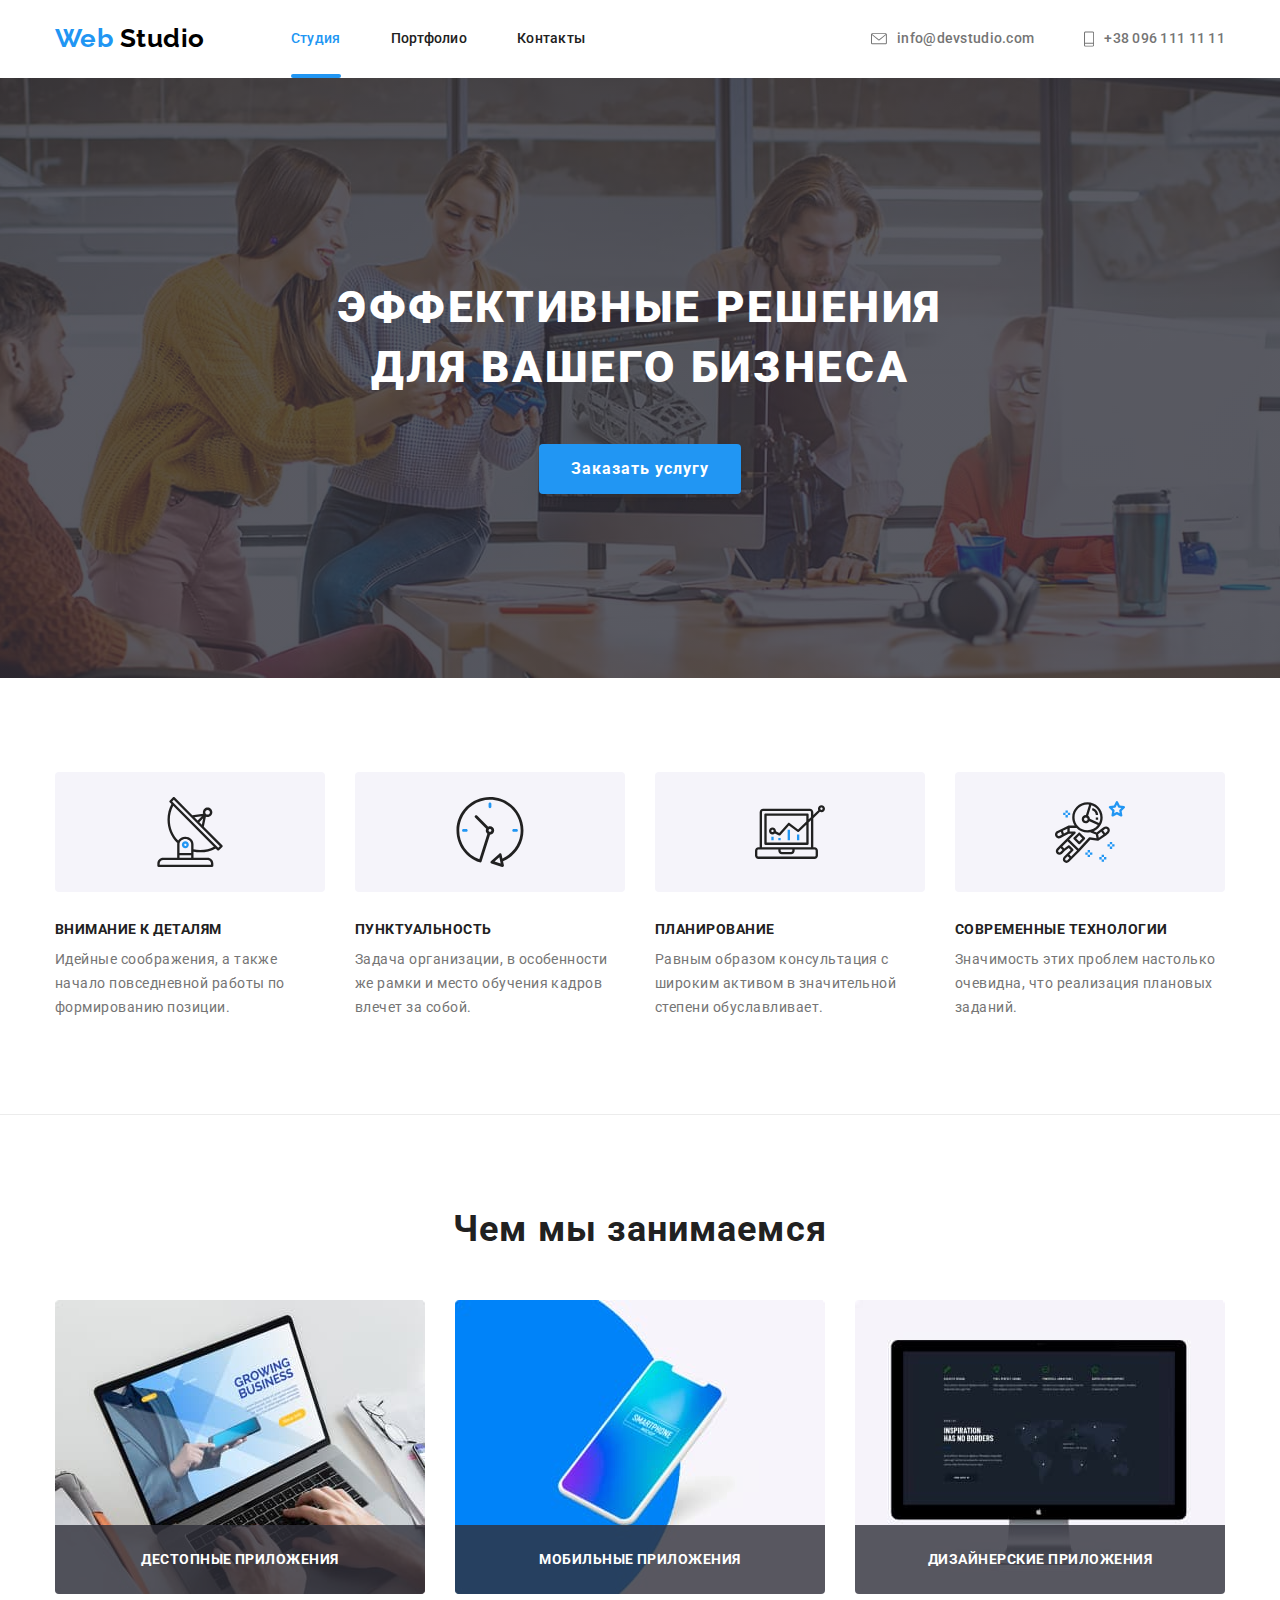
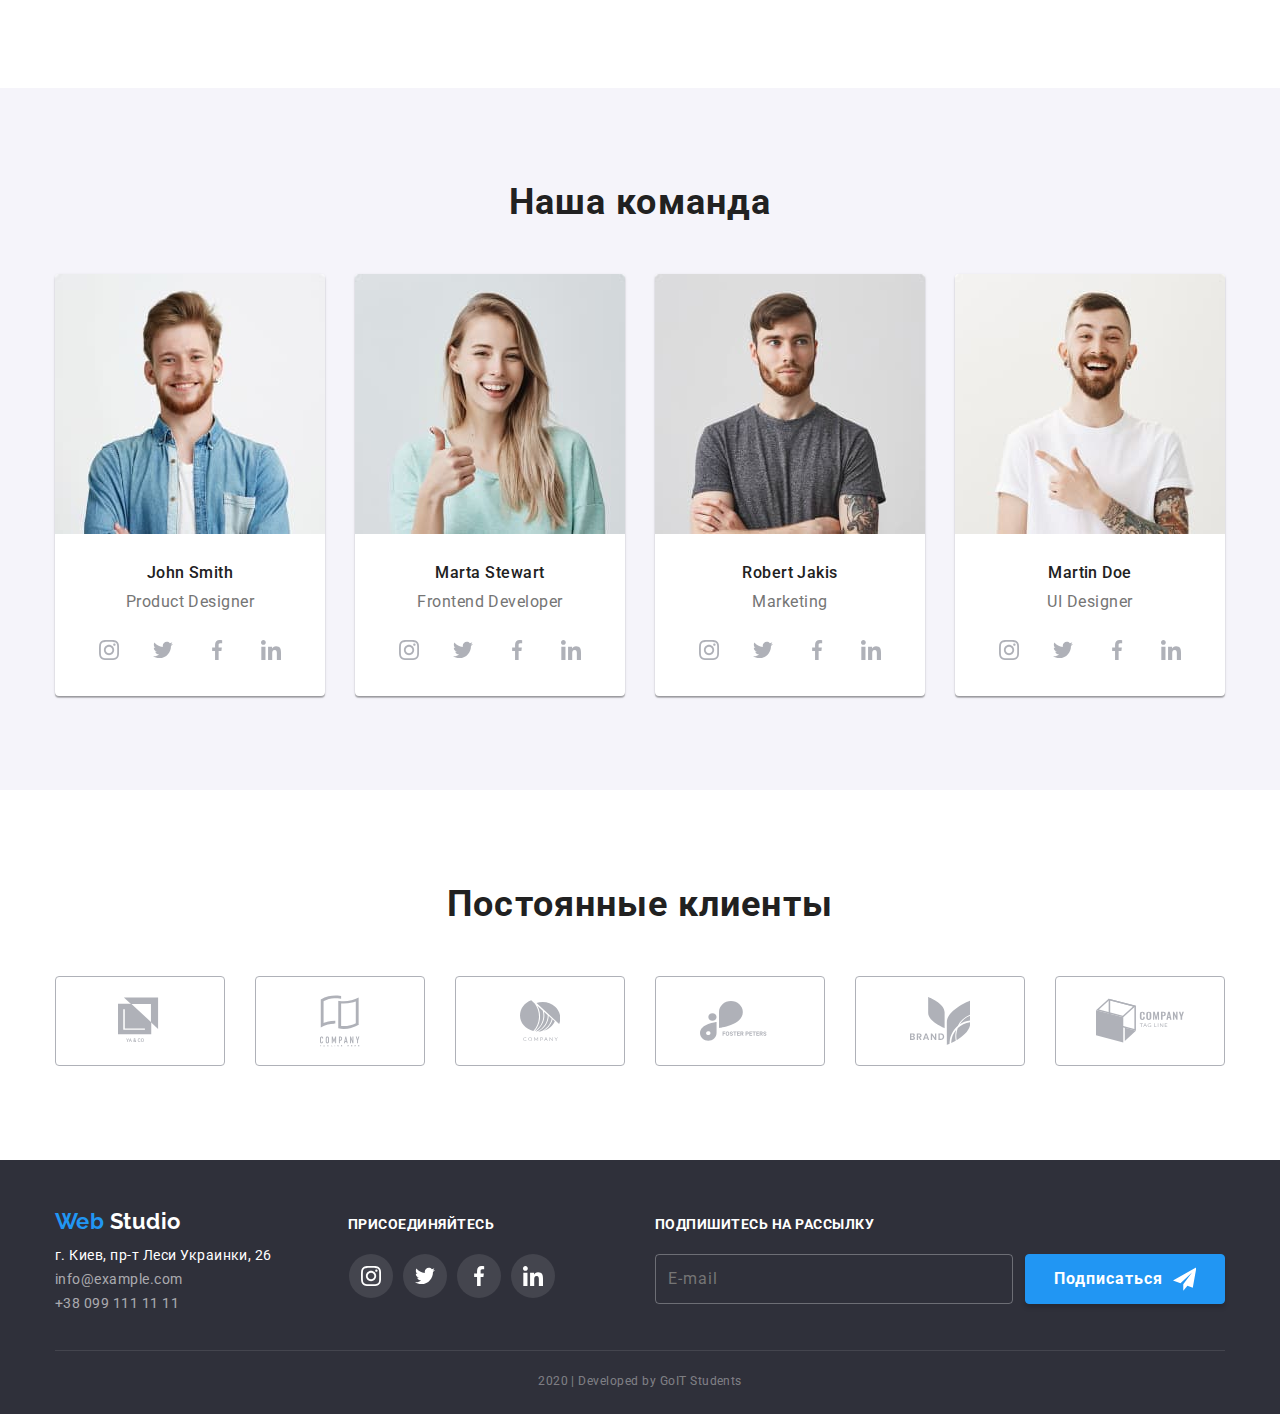
<file: index.html>
<!DOCTYPE html>
<html lang="ru">
  <head>
    <meta charset="UTF-8" />
    <meta name="viewport" content="width=device-width, initial-scale=1.0" />
    <title>Document-Студия</title>
    <link
      href="https://fonts.googleapis.com/css2?family=Raleway:wght@700&family=Roboto:wght@400;500;700;900&display=swap"
      rel="stylesheet"
    />
    <link
      rel="stylesheet"
      href="https://cdnjs.cloudflare.com/ajax/libs/modern-normalize/0.6.0/modern-normalize.min.css"
    />
    <link rel="stylesheet" href="./css/common.css" />
    <link rel="stylesheet" href="./css/main.css" />
  </head>
  <body>
    <header>
      <div class="container main-nav">
        <nav class="main-nav">
          <a href="#" class="logo"><span class="web-logo">Web</span> Studio</a>
          <ul class="site-nav">
            <li class="item"><a href="./index.html" class="link current">Студия</a></li>
            <li class="item"><a href="./portfolio.html" class="link">Портфолио</a></li>
            <li class="item"><a href="#" class="link">Контакты</a></li>
          </ul>
        </nav>
        <ul class="auth-nav">
          <li class="item">
            <a href="mailto:info@devstudio.com" class="link">
              <svg class="auth-nav-icon" width="16px" height="12px">
                <use href="./images/sprite.svg#icon-mail"></use>
              </svg>
              info@devstudio.com
            </a>
          </li>
          <li class="item">
            <a href="tel:+38096111111" class="link">
              <svg class="auth-nav-icon" width="10px" height="16px">
                <use href="./images/sprite.svg#icon-tel"></use>
              </svg>
              +38 096 111 11 11
            </a>
          </li>
        </ul>
      </div>
    </header>
    <main>
      <!-- Заголовок герой-->
      <section class="hero">
        <div class="container">
          <h1 class="hero-title">Эффективные решения <br />для вашего бизнеса</h1>
          <a href="#" class="button" data-open-modal>Заказать услугу</a>
        </div>
      </section>
      <!-- Особенности-->
      <section class="section borderbot">
        <div class="container">
          <h2 class="section-title visuallyhidden">Особенности</h2>
          <ul class="feature-list">
            <li class="item">
              <div class="feature-iconset">
                <svg class="feature-icon">
                  <use href="./images/sprite.svg#icon-antenna"></use>
                </svg>
              </div>
              <h3 class="title">Внимание к деталям</h3>
              <p>
                Идейные соображения, а также начало повседневной работы по формированию позиции.
              </p>
            </li>
            <li class="item">
              <div class="feature-iconset">
                <svg class="feature-icon">
                  <use href="./images/sprite.svg#icon-clock"></use>
                </svg>
              </div>
              <h3 class="title">Пунктуальность</h3>
              <p>
                Задача организации, в особенности же рамки и место обучения кадров влечет за собой.
              </p>
            </li>
            <li class="item">
              <div class="feature-iconset">
                <svg class="feature-icon">
                  <use href="./images/sprite.svg#icon-diagram"></use>
                </svg>
              </div>
              <h3 class="title">Планирование</h3>
              <p>
                Равным образом консультация с широким активом в значительной степени обуславливает.
              </p>
            </li>
            <li class="item">
              <div class="feature-iconset">
                <svg class="feature-icon">
                  <use href="./images/sprite.svg#icon-astronaut"></use>
                </svg>
              </div>
              <h3 class="title">Современные технологии</h3>
              <p>Значимость этих проблем настолько очевидна, что реализация плановых заданий.</p>
            </li>
          </ul>
        </div>
      </section>
      <!-- Чем мы занимаемся-->
      <section class="section">
        <div class="container">
          <h2 class="section-title">Чем мы занимаемся</h2>
          <ul class="job-list">
            <li class="item">
              <a href="#">
                <img
                  src="./images/descktop.jpg"
                  alt="Десктопные приложения"
                  width="370"
                  height="294"
                />
                <h3 class="title">ДЕСТОПНЫЕ ПРИЛОЖЕНИЯ</h3>
              </a>
            </li>
            <li class="item">
              <a href="#">
                <img
                  src="./images/mobile.jpg"
                  alt="Мобильные приложения"
                  width="370"
                  height="294"
                />
                <h3 class="title">МОБИЛЬНЫЕ ПРИЛОЖЕНИЯ</h3>
              </a>
            </li>
            <li class="item">
              <a href="#">
                <img
                  src="./images/design.jpg"
                  alt="Дизайнерские решения"
                  width="370"
                  height="294"
                />
                <h3 class="title">ДИЗАЙНЕРСКИЕ ПРИЛОЖЕНИЯ</h3>
              </a>
            </li>
          </ul>
        </div>
      </section>
      <!-- Наша команда-->
      <section class="section teamsection">
        <div class="container">
          <h2 class="section-title">Наша команда</h2>
          <ul class="team-list">
            <li class="item">
              <img
                class="fototeam"
                src="./images/john.jpg"
                alt="Фото специалиста"
                width="270"
                height="260"
              />
              <h3 class="title">John Smith</h3>
              <p class="vocation">Product Designer</p>
              <ul class="soclink">
                <li class="item">
                  <a href="#" class="soclink-iconset" aria-label="Ссылка на Instagram">
                    <svg class="soclink-icon">
                      <use href="./images/sprite.svg#icon-instagram"></use>
                    </svg>
                  </a>
                </li>
                <li class="item">
                  <a href="#" class="soclink-iconset" aria-label="Ссылка на Twitter">
                    <svg class="soclink-icon">
                      <use href="./images/sprite.svg#icon-twitter"></use>
                    </svg>
                  </a>
                </li>
                <li class="item">
                  <a href="#" class="soclink-iconset" aria-label="Ссылка на Facebook">
                    <svg class="soclink-icon">
                      <use href="./images/sprite.svg#icon-facebook"></use>
                    </svg>
                  </a>
                </li>
                <li class="item">
                  <a href="#" class="soclink-iconset" aria-label="Ссылка на LinkedIn">
                    <svg class="soclink-icon">
                      <use href="./images/sprite.svg#icon-linkedin"></use>
                    </svg>
                  </a>
                </li>
              </ul>
            </li>
            <li class="item">
              <img
                class="fototeam"
                src="./images/marta.jpg"
                alt="Фото специалиста"
                width="270"
                height="260"
              />
              <h3 class="title">Marta Stewart</h3>
              <p class="vocation">Frontend Developer</p>
              <ul class="soclink">
                <li class="item">
                  <a href="#" class="soclink-iconset" aria-label="Ссылка на Instagram">
                    <svg class="soclink-icon">
                      <use href="./images/sprite.svg#icon-instagram"></use>
                    </svg>
                  </a>
                </li>
                <li class="item">
                  <a href="#" class="soclink-iconset" aria-label="Ссылка на Twitter">
                    <svg class="soclink-icon">
                      <use href="./images/sprite.svg#icon-twitter"></use>
                    </svg>
                  </a>
                </li>
                <li class="item">
                  <a href="#" class="soclink-iconset" aria-label="Ссылка на Facebook">
                    <svg class="soclink-icon">
                      <use href="./images/sprite.svg#icon-facebook"></use>
                    </svg>
                  </a>
                </li>
                <li class="item">
                  <a href="#" class="soclink-iconset" aria-label="Ссылка на LinkedIn">
                    <svg class="soclink-icon">
                      <use href="./images/sprite.svg#icon-linkedin"></use>
                    </svg>
                  </a>
                </li>
              </ul>
            </li>
            <li class="item">
              <img
                class="fototeam"
                src="./images/robert.jpg"
                alt="Фото специалиста"
                width="270"
                height="260"
              />
              <h3 class="title">Robert Jakis</h3>
              <p class="vocation">Marketing</p>
              <ul class="soclink">
                <li class="item">
                  <a href="#" class="soclink-iconset" aria-label="Ссылка на Instagram">
                    <svg class="soclink-icon">
                      <use href="./images/sprite.svg#icon-instagram"></use>
                    </svg>
                  </a>
                </li>
                <li class="item">
                  <a href="#" class="soclink-iconset" aria-label="Ссылка на Twitter">
                    <svg class="soclink-icon">
                      <use href="./images/sprite.svg#icon-twitter"></use>
                    </svg>
                  </a>
                </li>
                <li class="item">
                  <a href="#" class="soclink-iconset" aria-label="Ссылка на Facebook">
                    <svg class="soclink-icon">
                      <use href="./images/sprite.svg#icon-facebook"></use>
                    </svg>
                  </a>
                </li>
                <li class="item">
                  <a href="#" class="soclink-iconset" aria-label="Ссылка на LinkedIn">
                    <svg class="soclink-icon">
                      <use href="./images/sprite.svg#icon-linkedin"></use>
                    </svg>
                  </a>
                </li>
              </ul>
            </li>
            <li class="item">
              <img
                class="fototeam"
                src="./images/martin.jpg"
                alt="Фото специалиста"
                width="270"
                height="260"
              />
              <h3 class="title">Martin Doe</h3>
              <p class="vocation">UI Designer</p>
              <ul class="soclink">
                <li class="item">
                  <a href="#" class="soclink-iconset" aria-label="Ссылка на Instagram">
                    <svg class="soclink-icon">
                      <use href="./images/sprite.svg#icon-instagram"></use>
                    </svg>
                  </a>
                </li>
                <li class="item">
                  <a href="#" class="soclink-iconset" aria-label="Ссылка на Twitter">
                    <svg class="soclink-icon">
                      <use href="./images/sprite.svg#icon-twitter"></use>
                    </svg>
                  </a>
                </li>
                <li class="item">
                  <a href="#" class="soclink-iconset" aria-label="Ссылка на Facebook">
                    <svg class="soclink-icon">
                      <use href="./images/sprite.svg#icon-facebook"></use>
                    </svg>
                  </a>
                </li>
                <li class="item">
                  <a href="#" class="soclink-iconset" aria-label="Ссылка на LinkedIn">
                    <svg class="soclink-icon">
                      <use href="./images/sprite.svg#icon-linkedin"></use>
                    </svg>
                  </a>
                </li>
              </ul>
            </li>
          </ul>
        </div>
      </section>
      <!-- Постоянные клиенты-->
      <section class="section">
        <div class="container">
          <h2 class="section-title">Постоянные клиенты</h2>
          <ul class="clients">
            <li class="item">
              <a href="#" class="clients-iconset">
                <svg class="clients-icon" width="44px" height="48px">
                  <use href="./images/sprite.svg#icon-logo1"></use>
                </svg>
              </a>
            </li>
            <li class="item">
              <a href="#" class="clients-iconset">
                <svg class="clients-icon" width="40px" height="52px">
                  <use href="./images/sprite.svg#icon-logo2"></use>
                </svg>
              </a>
            </li>
            <li class="item">
              <a href="#" class="clients-iconset">
                <svg class="clients-icon" width="40px" height="42px">
                  <use href="./images/sprite.svg#icon-logo3"></use>
                </svg>
              </a>
            </li>
            <li class="item">
              <a href="#" class="clients-iconset">
                <svg class="clients-icon" width="80px" height="42px">
                  <use href="./images/sprite.svg#icon-logo4"></use>
                </svg>
              </a>
            </li>
            <li class="item">
              <a href="#" class="clients-iconset">
                <svg class="clients-icon" width="60px" height="48px">
                  <use href="./images/sprite.svg#icon-logo5" width="60px" height="48px"></use>
                </svg>
              </a>
            </li>
            <li class="item">
              <a href="#" class="clients-iconset">
                <svg class="clients-icon" width="88px" height="46px">
                  <use href="./images/sprite.svg#icon-logo6" width="88px" height="46px"></use>
                </svg>
              </a>
            </li>
          </ul>
        </div>
      </section>
    </main>
    <footer class="underside">
      <div class="container">
        <div class="underside-container">
          <div class="logo-container">
            <p class="logo"><span class="web-logo">Web</span> Studio</p>
            <address>
              <span class="location">г. Киев, пр-т Леси Украинки, 26</span> <br />
              <span class="mailtel">
                <span class="tel">info@example.com</span> <br />
                +38 099 111 11 11
              </span>
            </address>
          </div>
          <div class="soc-container">
            <b class="title">Присоединяйтесь</b>
            <ul class="soclink">
              <li class="item">
                <a href="#" class="soclink-iconset footersoclink" aria-label="Ссылка на Instagram">
                  <svg class="soclink-icon">
                    <use href="./images/sprite.svg#icon-instagram"></use>
                  </svg>
                </a>
              </li>
              <li class="item">
                <a href="#" class="soclink-iconset footersoclink" aria-label="Ссылка на Twitter">
                  <svg class="soclink-icon">
                    <use href="./images/sprite.svg#icon-twitter"></use>
                  </svg>
                </a>
              </li>
              <li class="item">
                <a href="#" class="soclink-iconset footersoclink" aria-label="Ссылка на Facebook">
                  <svg class="soclink-icon">
                    <use href="./images/sprite.svg#icon-facebook"></use>
                  </svg>
                </a>
              </li>
              <li class="item">
                <a href="#" class="soclink-iconset footersoclink" aria-label="Ссылка на LinkedIn">
                  <svg class="soclink-icon">
                    <use href="./images/sprite.svg#icon-linkedin"></use>
                  </svg>
                </a>
              </li>
            </ul>
          </div>
          <form class="js-speaker-form subscribe-container">
            <b class="title">Подпишитесь на рассылку</b>
            <ul class="subscribe-button">
              <li class="item">
                <input class="subscribe-input" type="email" name="mail" placeholder="E-mail" />
              </li>
              <li class="item">
                <button class="subscribe-submit" type="submit">
                  Подписаться
                  <svg class="send-icon">
                    <use href="./images/sprite.svg#icon-send"></use>
                  </svg>
                </button>
              </li>
            </ul>
          </form>
        </div>
        <p class="copyright">2020 | Developed by GoIT Students</p>
      </div>
    </footer>
    <!-- Фон модалки -->
    <div class="backdrop is-hidden" data-backdrop>
      <!-- Модальное окно -->
      <div class="modal">
        <b class="regform-title">Оставьте свои данные, мы Вам перезвоним</b>
        <form class="js-speaker-form regform">
          <label class="regform-field">
            <input class="regform-input" type="text" name="user-name" placeholder=" " />
            <span class="regform-label">Имя</span>
            <svg class="regform-icon">
              <use use href="./images/sprite.svg#icon-person-black"></use>
            </svg>
          </label>

          <label class="regform-field">
            <input class="regform-input" type="tel" name="user-tel" placeholder=" " />
            <span class="regform-label">Телефон</span>
            <svg class="regform-icon">
              <use use href="./images/sprite.svg#icon-phone-black"></use>
            </svg>
          </label>

          <label class="regform-field">
            <input class="regform-input" type="email" name="user-mail" placeholder=" " />
            <span class="regform-label">Почта</span>
            <svg class="regform-icon">
              <use href="./images/sprite.svg#icon-email-black"></use>
            </svg>
          </label>

          <label class="regform-field comment">
            <textarea
              class="regform-input"
              name="user-comment"
              cols="30"
              rows="10"
              placeholder=" "
            ></textarea>
            <span class="regform-label comment">Комментарий</span>
          </label>

          <label class="regform-checkbox">
            <input class="input-checkbox" type="checkbox" name="checkbox" />
            <span class="label-checkbox">
              Соглашаюсь с рассылкой и принимаю <a href="#">Условия договора</a>
            </span>
          </label>
          <button class="regform-submit button" type="submit">Отправить</button>
        </form>
        <button class="regform-close" data-close-modal></button>
      </div>
    </div>
    <script src="./js/testinput.js"></script>
    <script src="./js/modal.js"></script>
  </body>
</html>
</file>
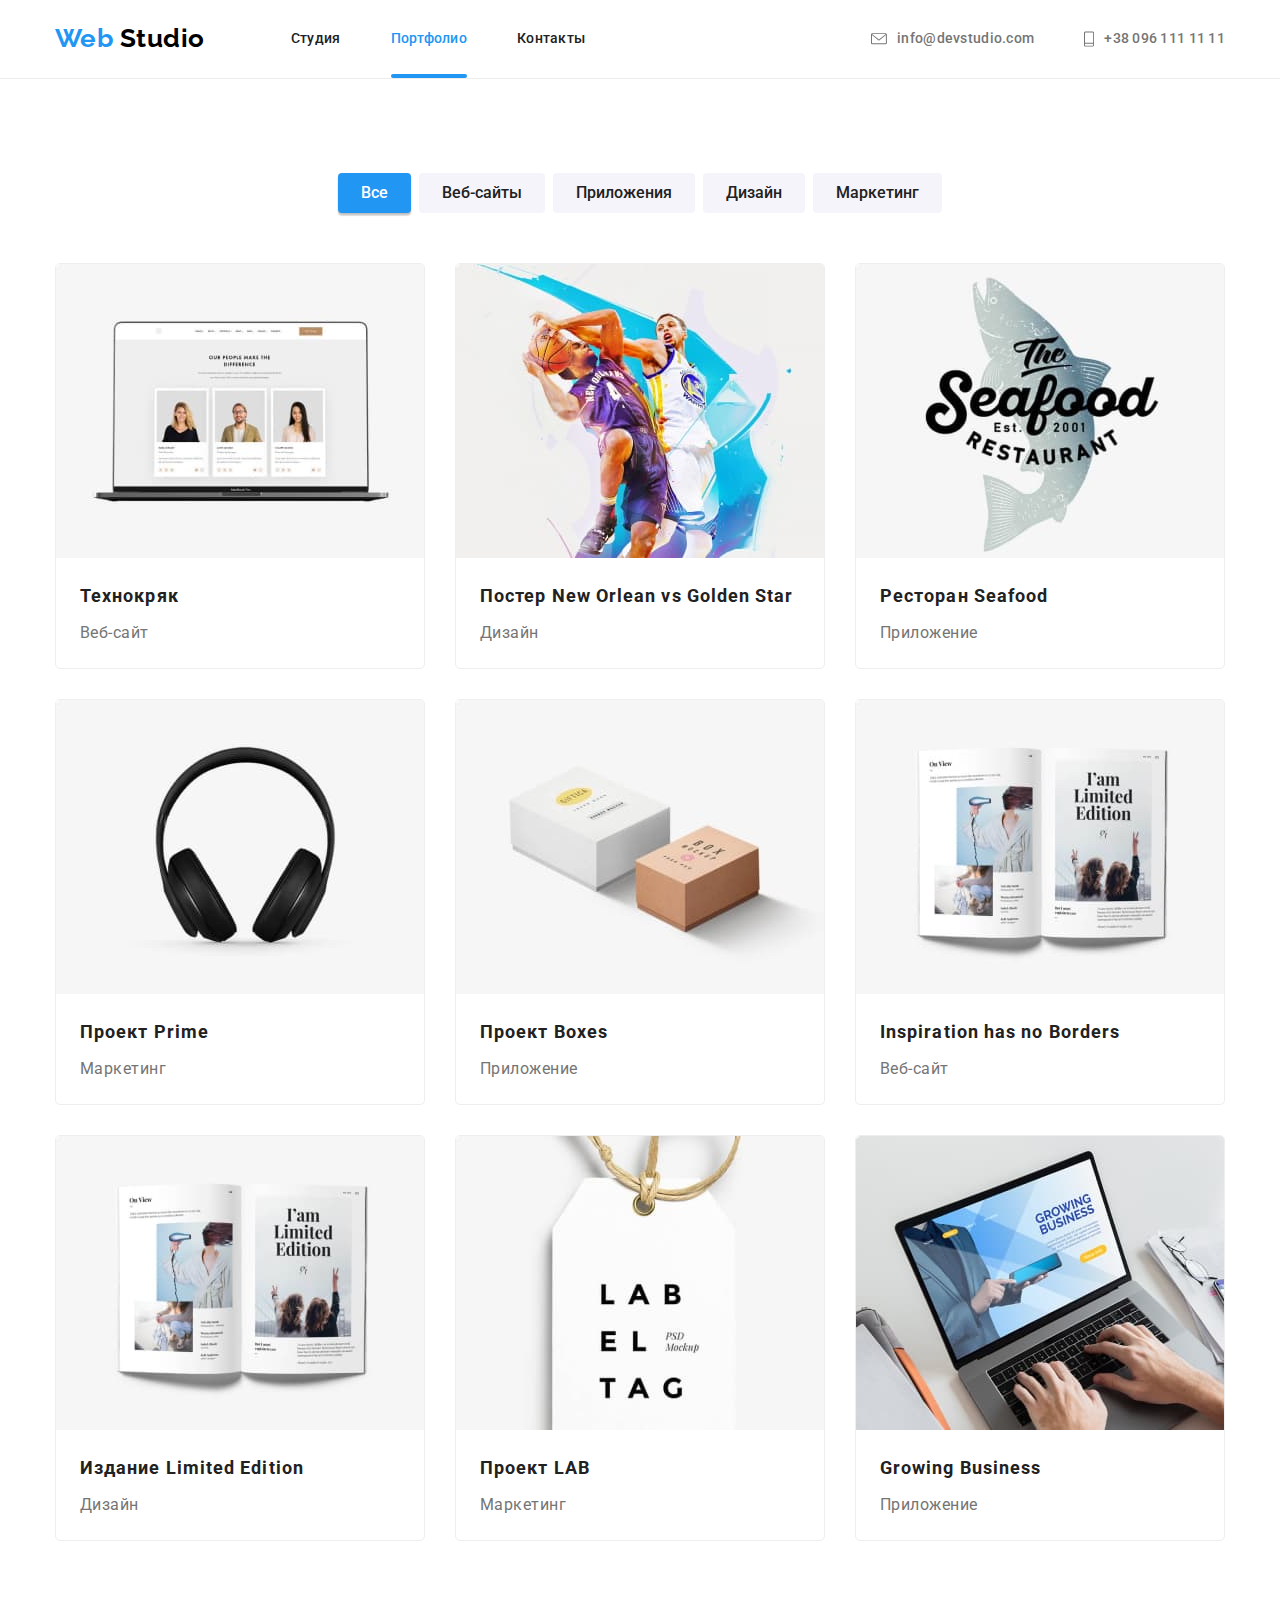
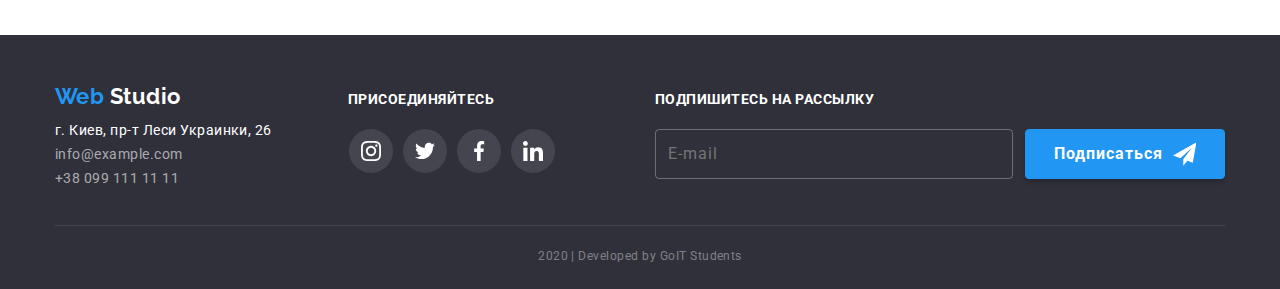
<file: portfolio.html>
<!DOCTYPE html>
<html lang="ru">
  <head>
    <meta charset="UTF-8" />
    <meta name="viewport" content="width=device-width, initial-scale=1.0" />
    <title>Document-Портфолио</title>
    <link
      href="https://fonts.googleapis.com/css2?family=Raleway:wght@700&family=Roboto:wght@400;500;700;900&display=swap"
      rel="stylesheet"
    />
    <link
      rel="stylesheet"
      href="https://cdnjs.cloudflare.com/ajax/libs/modern-normalize/0.6.0/modern-normalize.min.css"
    />
    <link rel="stylesheet" href="./css/common.css" />
    <link rel="stylesheet" href="./css/portfol.css" />
  </head>
  <body>
    <header class="borderbot">
      <div class="container main-nav">
        <nav class="main-nav">
          <a href="#" class="logo"><span class="web-logo">Web</span> Studio</a>
          <ul class="site-nav">
            <li class="item"><a href="./index.html" class="link">Студия</a></li>
            <li class="item"><a href="./portfolio.html" class="link current">Портфолио</a></li>
            <li class="item"><a href="#" class="link">Контакты</a></li>
          </ul>
        </nav>
        <ul class="auth-nav">
          <li class="item">
            <a href="mailto:info@devstudio.com" class="link">
              <svg class="auth-nav-icon" width="16px" height="12px">
                <use href="./images/sprite.svg#icon-mail"></use>
              </svg>
              info@devstudio.com
            </a>
          </li>
          <li class="item">
            <a href="tel:+38096111111" class="link">
              <svg class="auth-nav-icon" width="10px" height="16px">
                <use href="./images/sprite.svg#icon-tel"></use>
              </svg>
              +38 096 111 11 11
            </a>
          </li>
        </ul>
      </div>
    </header>
    <main>
      <!-- Заголовок наши работы-->
      <section class="section works">
        <div class="container">
          <ul class="works-select">
            <li class="item"><button class="buttonselect active">Все</button></li>
            <li class="item"><button class="buttonselect">Веб-сайты</button></li>
            <li class="item"><button class="buttonselect">Приложения</button></li>
            <li class="item"><button class="buttonselect">Дизайн</button></li>
            <li class="item"><button class="buttonselect">Маркетинг</button></li>
          </ul>
          <ul class="works-card">
            <li class="item">
              <a href="#">
                <div class="works-imagetext">
                  <img
                    src="./images/work1.jpg"
                    class="works-image"
                    alt="работы"
                    width="370"
                    height="294"
                  />
                  <p class="works-declar">
                    Технокряк это современная площадка распространения коронавируса. Компании
                    используют эту платформу для цифрового шпионажа и атак на защищённые сервера
                    конкурентов.
                  </p>
                </div>
                <div class="work-suite">
                  <h2 class="works-title">Технокряк</h2>
                  <p class="works-type">Веб-сайт</p>
                </div>
              </a>
            </li>
            <li class="item">
              <a href="#">
                <div class="works-imagetext">
                  <img
                    src="./images/work2.jpg"
                    class="works-image"
                    alt="работы"
                    width="370"
                    height="294"
                  />
                  <p class="works-declar">
                    Технокряк это современная площадка распространения коронавируса. Компании
                    используют эту платформу для цифрового шпионажа и атак на защищённые сервера
                    конкурентов.
                  </p>
                </div>
                <div class="work-suite">
                  <h2 class="works-title">Постер New Orlean vs Golden Star</h2>
                  <p class="works-type">Дизайн</p>
                </div>
              </a>
            </li>
            <li class="item">
              <a href="#">
                <div class="works-imagetext">
                  <img
                    src="./images/work3.jpg"
                    class="works-image"
                    alt="работы"
                    width="370"
                    height="294"
                  />
                  <p class="works-declar">
                    Технокряк это современная площадка распространения коронавируса. Компании
                    используют эту платформу для цифрового шпионажа и атак на защищённые сервера
                    конкурентов.
                  </p>
                </div>
                <div class="work-suite">
                  <h2 class="works-title">Ресторан Seafood</h2>
                  <p class="works-type">Приложение</p>
                </div>
              </a>
            </li>
            <li class="item">
              <a href="#">
                <div class="works-imagetext">
                  <img
                    src="./images/work4.jpg"
                    class="works-image"
                    alt="работы"
                    width="370"
                    height="294"
                  />
                  <p class="works-declar">
                    Технокряк это современная площадка распространения коронавируса. Компании
                    используют эту платформу для цифрового шпионажа и атак на защищённые сервера
                    конкурентов.
                  </p>
                </div>
                <div class="work-suite">
                  <h2 class="works-title">Проект Prime</h2>
                  <p class="works-type">Маркетинг</p>
                </div>
              </a>
            </li>
            <li class="item">
              <a href="#">
                <div class="works-imagetext">
                  <img
                    src="./images/work5.jpg"
                    class="works-image"
                    alt="работы"
                    width="370"
                    height="294"
                  />
                  <p class="works-declar">
                    Технокряк это современная площадка распространения коронавируса. Компании
                    используют эту платформу для цифрового шпионажа и атак на защищённые сервера
                    конкурентов.
                  </p>
                </div>
                <div class="work-suite">
                  <h2 class="works-title">Проект Boxes</h2>
                  <p class="works-type">Приложение</p>
                </div>
              </a>
            </li>
            <li class="item">
              <a href="#">
                <div class="works-imagetext">
                  <img
                    src="./images/work6.jpg"
                    class="works-image"
                    alt="работы"
                    width="370"
                    height="294"
                  />
                  <p class="works-declar">
                    Технокряк это современная площадка распространения коронавируса. Компании
                    используют эту платформу для цифрового шпионажа и атак на защищённые сервера
                    конкурентов.
                  </p>
                </div>
                <div class="work-suite">
                  <h2 class="works-title">Inspiration has no Borders</h2>
                  <p class="works-type">Веб-сайт</p>
                </div>
              </a>
            </li>
            <li class="item">
              <a href="#">
                <div class="works-imagetext">
                  <img
                    src="./images/work7.jpg"
                    class="works-image"
                    alt="работы"
                    width="370"
                    height="294"
                  />
                  <p class="works-declar">
                    Технокряк это современная площадка распространения коронавируса. Компании
                    используют эту платформу для цифрового шпионажа и атак на защищённые сервера
                    конкурентов.
                  </p>
                </div>
                <div class="work-suite">
                  <h2 class="works-title">Издание Limited Edition</h2>
                  <p class="works-type">Дизайн</p>
                </div>
              </a>
            </li>
            <li class="item">
              <a href="#">
                <div class="works-imagetext">
                  <img
                    src="./images/work8.jpg"
                    class="works-image"
                    alt="работы"
                    width="370"
                    height="294"
                  />
                  <p class="works-declar">
                    Технокряк это современная площадка распространения коронавируса. Компании
                    используют эту платформу для цифрового шпионажа и атак на защищённые сервера
                    конкурентов.
                  </p>
                </div>
                <div class="work-suite">
                  <h2 class="works-title">Проект LAB</h2>
                  <p class="works-type">Маркетинг</p>
                </div>
              </a>
            </li>
            <li class="item">
              <a href="#">
                <div class="works-imagetext">
                  <img
                    src="./images/work9.jpg"
                    class="works-image"
                    alt="работы"
                    width="370"
                    height="294"
                  />
                  <p class="works-declar">
                    Технокряк это современная площадка распространения коронавируса. Компании
                    используют эту платформу для цифрового шпионажа и атак на защищённые сервера
                    конкурентов.
                  </p>
                </div>
                <div class="work-suite">
                  <h2 class="works-title">Growing Business</h2>
                  <p class="works-type">Приложение</p>
                </div>
              </a>
            </li>
          </ul>
        </div>
      </section>
    </main>
    <footer class="underside">
      <div class="container">
        <div class="underside-container">
          <div class="logo-container">
            <p class="logo"><span class="web-logo">Web</span> Studio</p>
            <address>
              <span class="location">г. Киев, пр-т Леси Украинки, 26</span> <br />
              <span class="mailtel">
                <span class="tel">info@example.com</span> <br />
                +38 099 111 11 11
              </span>
            </address>
          </div>
          <div class="soc-container">
            <b class="title">Присоединяйтесь</b>
            <ul class="soclink">
              <li class="item">
                <a href="#" class="soclink-iconset footersoclink" aria-label="Ссылка на Instagram">
                  <svg class="soclink-icon">
                    <use href="./images/sprite.svg#icon-instagram"></use>
                  </svg>
                </a>
              </li>
              <li class="item">
                <a href="#" class="soclink-iconset footersoclink" aria-label="Ссылка на Twitter">
                  <svg class="soclink-icon">
                    <use href="./images/sprite.svg#icon-twitter"></use>
                  </svg>
                </a>
              </li>
              <li class="item">
                <a href="#" class="soclink-iconset footersoclink" aria-label="Ссылка на Facebook">
                  <svg class="soclink-icon">
                    <use href="./images/sprite.svg#icon-facebook"></use>
                  </svg>
                </a>
              </li>
              <li class="item">
                <a href="#" class="soclink-iconset footersoclink" aria-label="Ссылка на LinkedIn">
                  <svg class="soclink-icon">
                    <use href="./images/sprite.svg#icon-linkedin"></use>
                  </svg>
                </a>
              </li>
            </ul>
          </div>
          <form class="js-speaker-form subscribe-container">
            <b class="title">Подпишитесь на рассылку</b>
            <ul class="subscribe-button">
              <li class="item">
                <input class="subscribe-input" type="email" name="mail" placeholder="E-mail" />
              </li>
              <li class="item">
                <button class="subscribe-submit" type="submit">
                  Подписаться
                  <svg class="send-icon">
                    <use href="./images/sprite.svg#icon-send"></use>
                  </svg>
                </button>
              </li>
            </ul>
          </form>
        </div>
        <p class="copyright">2020 | Developed by GoIT Students</p>
      </div>
    </footer>
    <script src="./js/testinput.js"></script>
  </body>
</html>
</file>
<file: css/common.css>
/*цвет  основного текста #757575 */
/* цвет вторичного текста #212121 */
/*цвет акцента #2196F3 */

:root {
  --primary-text-color: #757575;
  --second-text-color: #212121;
  --accent-color: #2196f3;
}
.visuallyhidden {
  position: absolute;

  width: 1px;
  height: 1px;
  margin: -1px;
  border: 0;
  padding: 0;

  clip: rect(0 0 0 0);
  overflow: hidden;
}

body {
  background-color: #ffffff;
  color: var(--primary-text-color);

  font-family: Roboto, sans-serif;
  letter-spacing: 0.03em;
}
ul {
  list-style: none;
  margin: 0;
  padding: 0;
}
a {
  text-decoration: none;
}

/* Container */
.container {
  width: 1200px;
  padding-left: 15px;
  padding-right: 15px;
  margin: 0 auto;

  /* outline: 2px solid tomato; */
}
/* Header */
.borderbot {
  border-bottom: 1px solid #ececec;
}
/* Logo */
.logo {
  color: #000000;
  font-family: Raleway, sans-serif;
  font-weight: 700;
  font-size: 26px;
  line-height: 1.2;
}
.web-logo {
  color: var(--accent-color);
}
/* Navigation */
.main-nav {
  display: flex;
  align-items: center;
}
.site-nav {
  display: flex;
  margin-left: 86px;
}
.site-nav .item {
  position: relative;
}
/* *******************
.site-nav .item {
  margin-right: 50px;
}
.site-nav .item:last-child {
  margin-right: 0;
} 
 .site-nav .item + .item {
  margin-left: 50px;
} 
************************ */
.site-nav .item:not(:last-child) {
  margin-right: 50px;
}
.site-nav .link {
  display: block;
  padding-top: 31px;
  padding-bottom: 31px;
  color: var(--second-text-color);
  font-weight: 500;
  font-size: 14px;
  line-height: 1.14;
  letter-spacing: 0.02em;

  transition-property: color;
  transition-duration: 250ms;
  transition-timing-function: cubic-bezier(0.4, 0, 0.2, 1);
}
.site-nav .link:hover,
.site-nav .link:focus {
  color: var(--accent-color);
}
.site-nav .link.current {
  color: var(--accent-color);
}

.site-nav .link.current:after {
  content: '';
  position: absolute;
  bottom: 0px;
  left: 0px;
  height: 4px;
  width: 100%;
  border-radius: 2px;
  background: var(--accent-color);
}
/* Authentific*/
.auth-nav {
  display: flex;
  margin-left: auto;
}
.auth-nav .item + .item {
  margin-left: 50px;
}
.auth-nav .link {
  display: flex;
  align-items: center;
  color: var(--primary-text-color);
  font-weight: 500;
  font-size: 14px;
  line-height: 1.14;
  letter-spacing: 0.02em;

  transition: color 250ms cubic-bezier(0.4, 0, 0.2, 1);
}
.auth-nav .link:hover,
.auth-nav .link:focus {
  color: var(--accent-color);
}
.auth-nav-icon {
  margin-right: 10px;
  fill: currentColor;
}
/* .auth-nav .link::before {
  display: inline-flex;
  align-items: center;
  content: '';
  margin-right: 10px;
  background-position: center;
  background-repeat: no-repeat;
}
.auth-nav .link.mailto::before {
  width: 16px;
  height: 16px;
  background-image: url('../images/mail.svg');
}
.auth-nav .link.telto::before {
  width: 10px;
  height: 16px;
  background-image: url('../images/tel.svg');
} */

/* Section */
.section {
  padding-top: 94px;
  padding-bottom: 94px;
}

/* footer address */
.underside {
  padding-top: 48px;
  padding-bottom: 21px;

  background-color: #2f303a;
  color: #ffffff;
}
/* Logo footer*/
.underside-container {
  display: flex;
  align-items: baseline;
  padding-bottom: 28px;
  margin-bottom: 18px;
  border-bottom: 1px solid rgba(255, 255, 255, 0.1);
}
.logo-container {
  min-width: 180px;
}

/* Global container for soclink*/
.soc-container {
  width: 207px;
  margin-left: auto;
}
.soclink {
  display: flex;
  justify-content: center;
  margin-bottom: 24px;
}
.soclink > .item:not(:last-child) {
  margin-right: 10px;
}
.soclink-iconset {
  display: flex;
  justify-content: center;
  align-items: center;
  width: 44px;
  height: 44px;
  border-radius: 50%;
  color: #afb1b8;

  transition: color 250ms cubic-bezier(0.4, 0, 0.2, 1),
    background-color 250ms cubic-bezier(0.4, 0, 0.2, 1);
}
.soclink-iconset:hover,
.soclink-iconset:focus {
  background-color: var(--accent-color);
  color: #ffffff;
}
.soclink-icon {
  width: 20px;
  height: 20px;
  fill: currentColor;
}
/* Setting soclink for footer */
.footersoclink {
  background: rgba(255, 255, 255, 0.1);
  color: #ffffff;
}

.underside .logo {
  margin-top: 0;
  margin-bottom: 10px;
  font-size: 22px;
  color: #ffffff;
}
.underside address {
  font-style: normal;
  font-weight: 400;
  font-size: 14px;
  line-height: 1.7;
}

.underside .location {
  margin-bottom: 9px;
}
.underside .tel {
  margin-bottom: 9px;
}
.underside .mailtel {
  color: rgba(255, 255, 255, 0.6);
}
.underside .title {
  display: inline-block;
  margin-bottom: 21px;
  font-style: normal;
  font-weight: 700;
  font-size: 14px;
  line-height: 1.14;
  text-transform: uppercase;
}

/* Блок подписки */
.subscribe-container {
  min-width: 570px;
  margin-left: 100px;
}
.subscribe-button {
  display: flex;
}
.subscribe-button .item + .item {
  margin-left: 12px;
}
.subscribe-input {
  width: 358px;
  height: 50px;
  padding-left: 12px;
  font-family: inherit;
  font-weight: 400;
  font-size: 16px;
  line-height: 1.87;
  letter-spacing: 0.06em;
  color: rgba(255, 255, 255, 0.6);
  background-color: transparent;
  border: 1px solid rgba(255, 255, 255, 0.3);
  border-radius: 4px;
  outline: 0px;
}
.subscribe-input:focus {
  border: 1px solid var(--accent-color);
}
.subscribe-input::placeholder {
  font-family: inherit;
  font-weight: 400;
  font-size: 16px;
  line-height: 1.87;
  letter-spacing: 0.06em;
}
.subscribe-submit {
  display: flex;
  justify-content: center;
  align-items: center;

  width: 200px;
  height: 50px;
  padding: 10px 28px;

  font-family: inherit;
  font-weight: 700;
  font-size: 16px;
  line-height: 1.87;
  letter-spacing: 0.06em;
  color: #fff;

  border: 1px solid var(--accent-color);
  background-color: var(--accent-color);
  border-radius: 4px;
  box-shadow: 0px 4px 4px rgba(0, 0, 0, 0.15);
  cursor: pointer;
  outline: 0px;
}
.send-icon {
  width: 24px;
  height: 24px;
  margin-left: 10px;
}
/* ****************************** */
.underside .copyright {
  margin-top: 0;
  margin-bottom: 0;

  color: rgba(255, 255, 255, 0.4);
  font-weight: 400;
  font-size: 12px;
  line-height: 2;
  text-align: center;
}
</file>
<file: css/main.css>
/* Hero */
.hero {
  text-align: center;
  max-width: 1600px;
  height: 600px;
  margin-left: auto;
  margin-right: auto;
  padding-top: 200px;
  background-position: center;
  background-image: linear-gradient(rgba(47, 48, 58, 0.8), rgba(47, 48, 58, 0.8)),
    url(../images/Hero.jpg);
}
.hero-title {
  margin-top: 0;
  margin-bottom: 46px;
  color: #ffffff;
  font-size: 44px;
  font-weight: 900;
  line-height: 1.36;
  letter-spacing: 0.06em;
  text-transform: uppercase;
}
/* button */
.button {
  display: inline-block;
  min-width: 200px;
  border-radius: 4px;
  padding: 10px 32px;
  color: #ffffff;
  background-color: var(--accent-color);
  font-weight: 700;
  font-size: 16px;
  line-height: 1.87;
  letter-spacing: 0.06em;
  text-align: center;
  box-shadow: 0px 4px 4px rgba(0, 0, 0, 0.15);
}

.section-title {
  margin-top: 0;
  margin-bottom: 50px;
  color: var(--second-text-color);
  font-weight: 700;
  font-size: 36px;
  line-height: 1.16;
  text-align: center;
  letter-spacing: 0.03em;
}

/* Features */
.feature-list {
  display: flex;
  justify-content: space-between;
}

.feature-list .item {
  width: 270px;
}
/* .feature-list .item::before {
  content: '';
  display: inline-flex;
  width: 270px;
  height: 120px;
  margin-bottom: 30px;
  background: #f5f4fa;
  border-radius: 4px;
  background-repeat: no-repeat;
  background-position: center;
}

.feature-list .item:nth-child(1)::before {
  background-image: url(../images/antenna.svg);
}
.feature-list .item:nth-child(2)::before {
  background-image: url(../images/clock.svg);
}
.feature-list .item:nth-child(3)::before {
  background-image: url(../images/diagram.svg);
}
.feature-list .item:nth-child(4)::before {
  background-image: url(../images/astronaut.svg);
} */
.feature-iconset {
  display: flex;
  justify-content: center;
  align-items: center;
  width: 270px;
  height: 120px;
  margin-bottom: 30px;
  background: #f5f4fa;
  border-radius: 4px;
}
.feature-icon {
  height: 70px;
  width: 70px;
}
.feature-list .title {
  margin-top: 0;
  margin-bottom: 10px;
  color: var(--second-text-color);
  font-weight: 700;
  font-size: 14px;
  line-height: 1.14;
  text-transform: uppercase;
}
.feature-list p {
  margin-top: 0;
  margin-bottom: 0;
  font-size: 14px;
  line-height: 1.71;
}
/* Our jobs, Our team, Clients*/

/* Our jobs */
.job-list {
  display: flex;
}
.job-list > .item {
  position: relative;
  width: 370px;
  overflow: hidden;
  border-radius: 4px;
}
.job-list .item + .item {
  margin-left: 30px;
}
.job-list img {
  display: block;
}
.job-list .title {
  display: block;
  position: absolute;
  bottom: 0;
  width: 100%;

  padding: 27px;
  margin-top: 0;
  margin-bottom: 0;

  color: #ffffff;
  background-color: rgba(47, 48, 58, 0.8);

  font-weight: 700;
  font-size: 14px;
  line-height: 1.14;
  text-align: center;
  text-transform: uppercase;
}
/* Our team */
.teamsection {
  background-color: #f5f4fa;
}
.team-list {
  display: flex;
  text-align: center;
}
.team-list > .item {
  width: 270px;
  box-shadow: 0px 2px 1px rgba(0, 0, 0, 0.2), 0px 1px 1px rgba(0, 0, 0, 0.14),
    0px 1px 3px rgba(0, 0, 0, 0.12);
  border-radius: 4px;
  background-color: #ffffff;
  overflow: hidden;
}
.team-list > .item + .item {
  margin-left: 30px;
}

.team-list .fototeam {
  display: block;
  margin-bottom: 30px;
}
.team-list .title {
  margin-top: 0;
  margin-bottom: 10px;
  color: var(--second-text-color);
  font-weight: 500;
  font-size: 16px;
  line-height: 1.18;
}
.team-list .vocation {
  margin-top: 0;
  margin-bottom: 16px;
  font-weight: 400;
  font-size: 16px;
  line-height: 1.18;
}

/* Clients */
.clients {
  display: flex;
}
.clients .item + .item {
  margin-left: 30px;
}
.clients-iconset {
  display: flex;
  width: 170px;
  height: 90px;
  justify-content: center;
  align-items: center;
  color: #afb1b8;
  border: 1px solid;
  border-radius: 4px;

  transition: color 250ms cubic-bezier(0.4, 0, 0.2, 1);
}
.clients-iconset:hover,
.clients-iconset:focus {
  color: var(--accent-color);
}
.clients-icon {
  fill: currentcolor;
}
/* .clients .item {
  display: flex;
  width: 170px;
  height: 90px;
  justify-content: center;
  align-items: center;
  border: 1px solid #afb1b8;
  border-radius: 4px;
} */
/* .section .clients-img:hover,
.section .clients-img:focus {
  background-color: var(--accent-color);
} */
.backdrop {
  position: fixed;
  left: 0px;
  top: 0px;
  width: 100%;
  height: 100%;
  background-color: rgba(0, 0, 0, 0.2);
  opacity: 1;
  transition: opacity 250ms cubic-bezier(0.4, 0, 0.2, 1);
}
.backdrop.is-hidden {
  opacity: 0;
  pointer-events: none;
}
.backdrop.is-hidden .modal {
  transform: translate(-50%, -50%) scalex(0);
}
.modal {
  position: absolute;
  top: 50%;
  left: 50%;
  transform: translate(-50%, -50%) scalex(1);
  transition: transform 250ms cubic-bezier(0.4, 0, 0.2, 1);

  width: 528px;
  height: 581px;
  padding: 40px;

  font-family: inherit;

  background: #ffffff;
  box-shadow: 0px 2px 1px rgba(0, 0, 0, 0.2), 0px 1px 1px rgba(0, 0, 0, 0.14),
    0px 1px 3px rgba(0, 0, 0, 0.12);
  border-radius: 4px;
}
.regform {
  display: flex;
  flex-direction: column;
  align-items: center;
}
.regform-title {
  display: block;
  text-align: center;
  font-weight: 700;
  font-size: 20px;
  line-height: 1.2;
  letter-spacing: 0.01em;
  color: var(--second-text-color);
  margin-bottom: 30px;
}
.regform-field {
  position: relative;
  display: flex;
  flex-direction: column;
  align-self: stretch;
  margin-bottom: 28px;

  font-size: 14px;
  font-weight: 400;
  line-height: 1.2;
  letter-spacing: 0.01em;
  color: var(--primary-text-color);
}

.regform-input {
  padding: 12px 18px;
  padding-left: 42px;
  border: 1px solid rgba(33, 33, 33, 0.2);
  border-radius: 4px;
}
.regform-input:focus {
  border: 1px solid var(--accent-color);
  outline: 0px;
}
.regform-input:focus + .regform-label {
  color: var(--accent-color);
}
.regform-input:focus + .regform-label,
.regform-input:not(:placeholder-shown) + .regform-label {
  transform: translate(-26px, calc(-50% - 32px));
}

.regform-label {
  position: absolute;
  top: 50%;
  left: 42px;
  transform: translateY(-50%);
  transition: transform 250ms cubic-bezier(0.4, 0, 0.2, 1);
}
.regform-icon {
  position: absolute;
  top: 50%;
  left: 16px;
  transform: translateY(-50%);
  width: 18px;
  height: 18px;
  fill: var(--second-text-color);
}
.regform-input:focus ~ .regform-icon {
  fill: var(--accent-color);
}
.regform textarea {
  width: 448px;
  height: 120px;
  resize: none;

  padding: 12px 16px;
  border: 1px solid rgba(33, 33, 33, 0.2);
  border-radius: 4px;
}

.regform-field.comment {
  margin-bottom: 20px;
}
.regform-label.comment {
  top: 12px;
  left: 16px;
  /* transform: translateY(0); */
}
.regform-input:focus + .regform-label.comment,
.regform-input:not(:placeholder-shown) + .regform-label.comment {
  transform: translate(0, calc(-50% - 23px));
}
.regform-checkbox {
  display: inline-flex;
  justify-content: center;
  align-items: center;

  font-size: 14px;
  line-height: 1.71;
  letter-spacing: 0.03em;

  margin-bottom: 30px;
}
.input-checkbox {
  position: absolute;
  width: 1px;
  height: 1px;
  margin: -1px;
  border: 0;
  padding: 0;
  clip: rect(0 0 0 0);
  overflow: hidden;
}

.input-checkbox:checked + .label-checkbox::before {
  background-image: url(../images/icon-check.svg);
  background-size: contain;
  background-color: var(--accent-color);
  border-color: transparent;
}

.label-checkbox::before {
  content: '';
  display: inline-flex;
  width: 15px;
  height: 15px;

  background-origin: border-box;
  border: 2px solid var(--second-text-color);
  border-radius: 2px;
  margin-right: 8px;
}

.label-checkbox a {
  text-decoration: underline;
  color: var(--accent-color);
}

.regform-submit-center {
  display: inline-flex;
  justify-content: center;
}
.regform-submit {
  width: 200px;
  height: 50px;
  border: 1px;
  cursor: pointer;
}
.regform-close {
  position: absolute;
  top: 0;
  right: 0;
  transform: translate(+50%, -50%);

  width: 30px;
  height: 30px;
  border-radius: 50%;
  border: 1px solid transparent;
  outline: transparent;

  cursor: pointer;

  background-image: url(../images/close-black.svg);
  background-repeat: no-repeat;
  background-position: 50% 50%;
  background-color: white;
  box-shadow: 0px 2px 1px rgba(0, 0, 0, 0.2), 0px 1px 1px rgba(0, 0, 0, 0.14),
    0px 1px 3px rgba(0, 0, 0, 0.12);
}
</file>
<file: css/portfol.css>
/* Button filter */
.works-select {
  display: flex;
  justify-content: center;
  margin-bottom: 50px;
}
.works-select .item + .item {
  margin-left: 8px;
}
.buttonselect {
  cursor: pointer;
  font-family: inherit;
  font-weight: 500;
  font-size: 16px;
  line-height: 1.62;
  text-align: center;
  color: var(--second-text-color);
  background-color: #f5f4fa;
  padding: 6px 22px;
  border: 1px solid transparent;
  padding: 6px 22px;
  border-radius: 4px;
  outline: transparent;

  transition: color 250ms cubic-bezier(0.4, 0, 0.2, 1),
    background-color 250ms cubic-bezier(0.4, 0, 0.2, 1),
    box-shadow 250ms cubic-bezier(0.4, 0, 0.2, 1);
}
.buttonselect.active,
.buttonselect:hover,
.buttonselect:focus {
  color: #ffffff;
  background-color: var(--accent-color);
  box-shadow: 0px 2px 2px rgba(0, 0, 0, 0.12), 0px 1px 2px rgba(0, 0, 0, 0.08),
    0px 3px 1px rgba(0, 0, 0, 0.1);
}
/* Our works */
.works-card {
  display: flex;
  flex-wrap: wrap;
}
.works-card .item {
  width: 370px;
  margin-right: 30px;
  margin-bottom: 30px;
  border: 1px solid #eeeeee;
  border-radius: 5px;
  overflow: hidden;
  transition: box-shadow 250ms cubic-bezier(0.4, 0, 0.2, 1);
}
.works-card .item:hover,
.works-card .item:focus {
  box-shadow: 0px 2px 1px rgba(0, 0, 0, 0.2), 0px 1px 1px rgba(0, 0, 0, 0.14),
    0px 1px 3px rgba(0, 0, 0, 0.12);
}
.works-card .item:nth-child(3n) {
  margin-right: 0;
}
.works-card .item:nth-last-child(-n + 3) {
  margin-bottom: 0;
}
.works-card a {
  display: inline-block;
}
.works-imagetext {
  position: relative;
  overflow: hidden;
}
.works-image {
  display: block;
  margin-top: 0;
  margin-bottom: 0;
}
.works-declar {
  position: absolute;
  top: 150%;
  left: 50%;

  width: 100%;
  height: 100%;
  padding: 63px 24px;
  margin: 0px 0px;

  font-weight: 400;
  font-size: 18px;
  line-height: 1.56;
  letter-spacing: 0.03em;
  color: #fff;
  background: rgba(33, 150, 243, 0.9);

  transform: translate(-50%, -50%);
  transition: transform 250ms cubic-bezier(0.4, 0, 0.2, 1);
}
.works-card .item:hover .works-declar {
  transform: translate(-50%, -150%);
}
.work-suite {
  padding: 20px 24px;
}
.works-title {
  margin-top: 0;
  margin-bottom: 4px;
  color: var(--second-text-color);
  font-weight: 700;
  font-size: 18px;
  line-height: 2;
  letter-spacing: 0.06em;
}

.works-type {
  margin-top: 0;
  margin-bottom: 0;
  color: var(--primary-text-color);
  font-weight: 400;
  font-size: 16px;
  line-height: 1.87;
}
</file>
